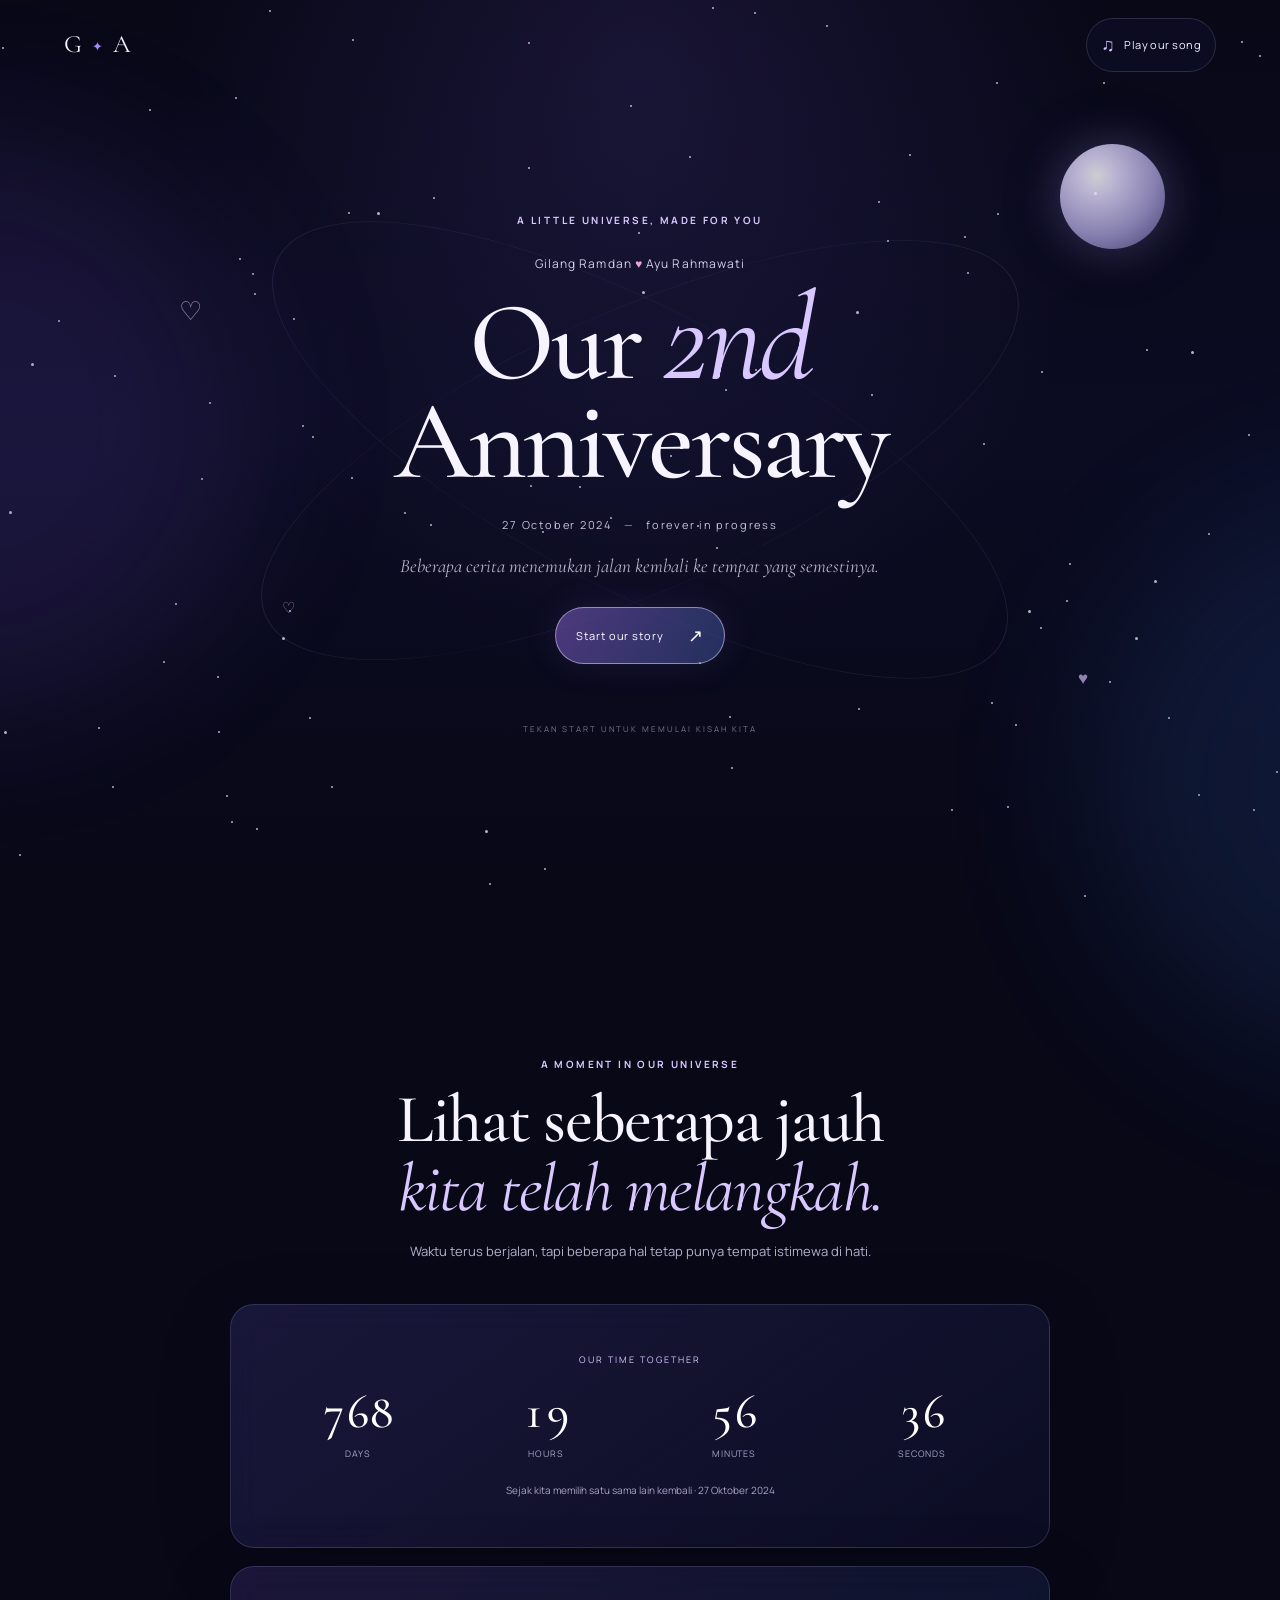
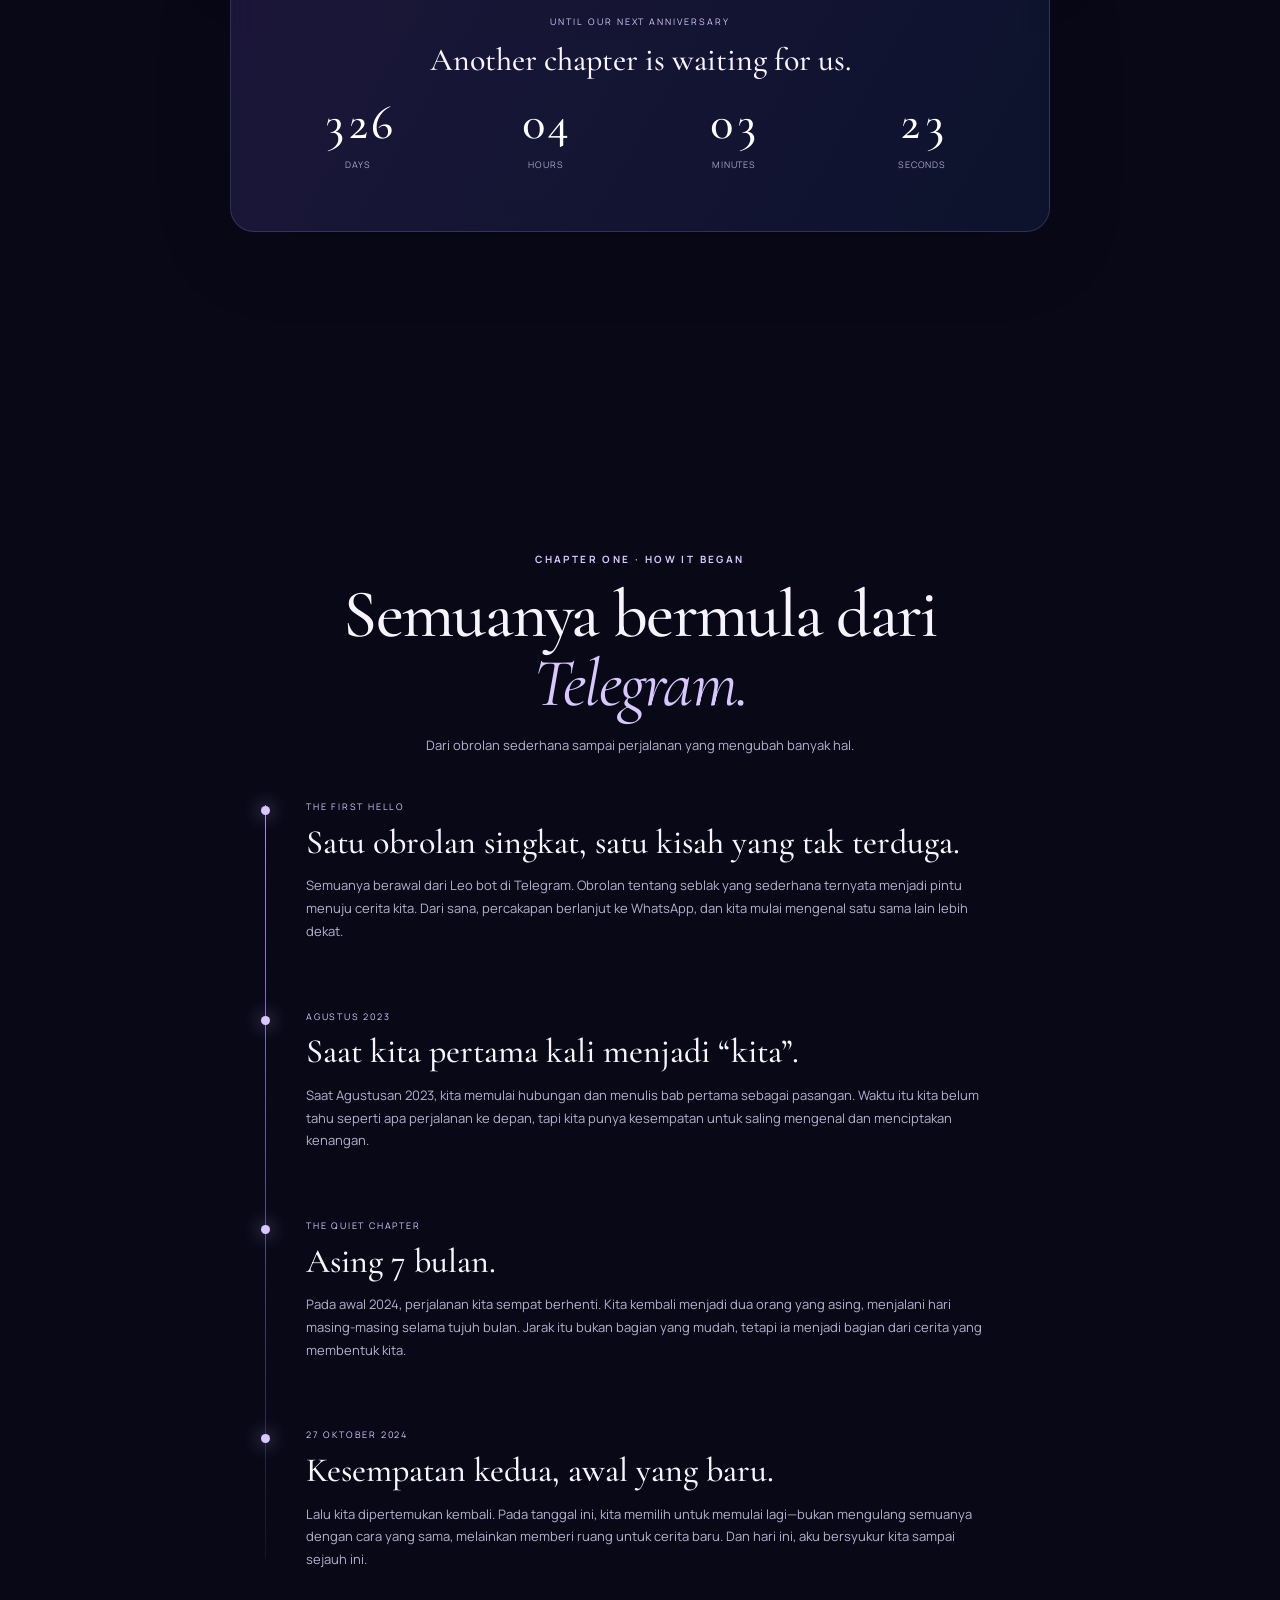
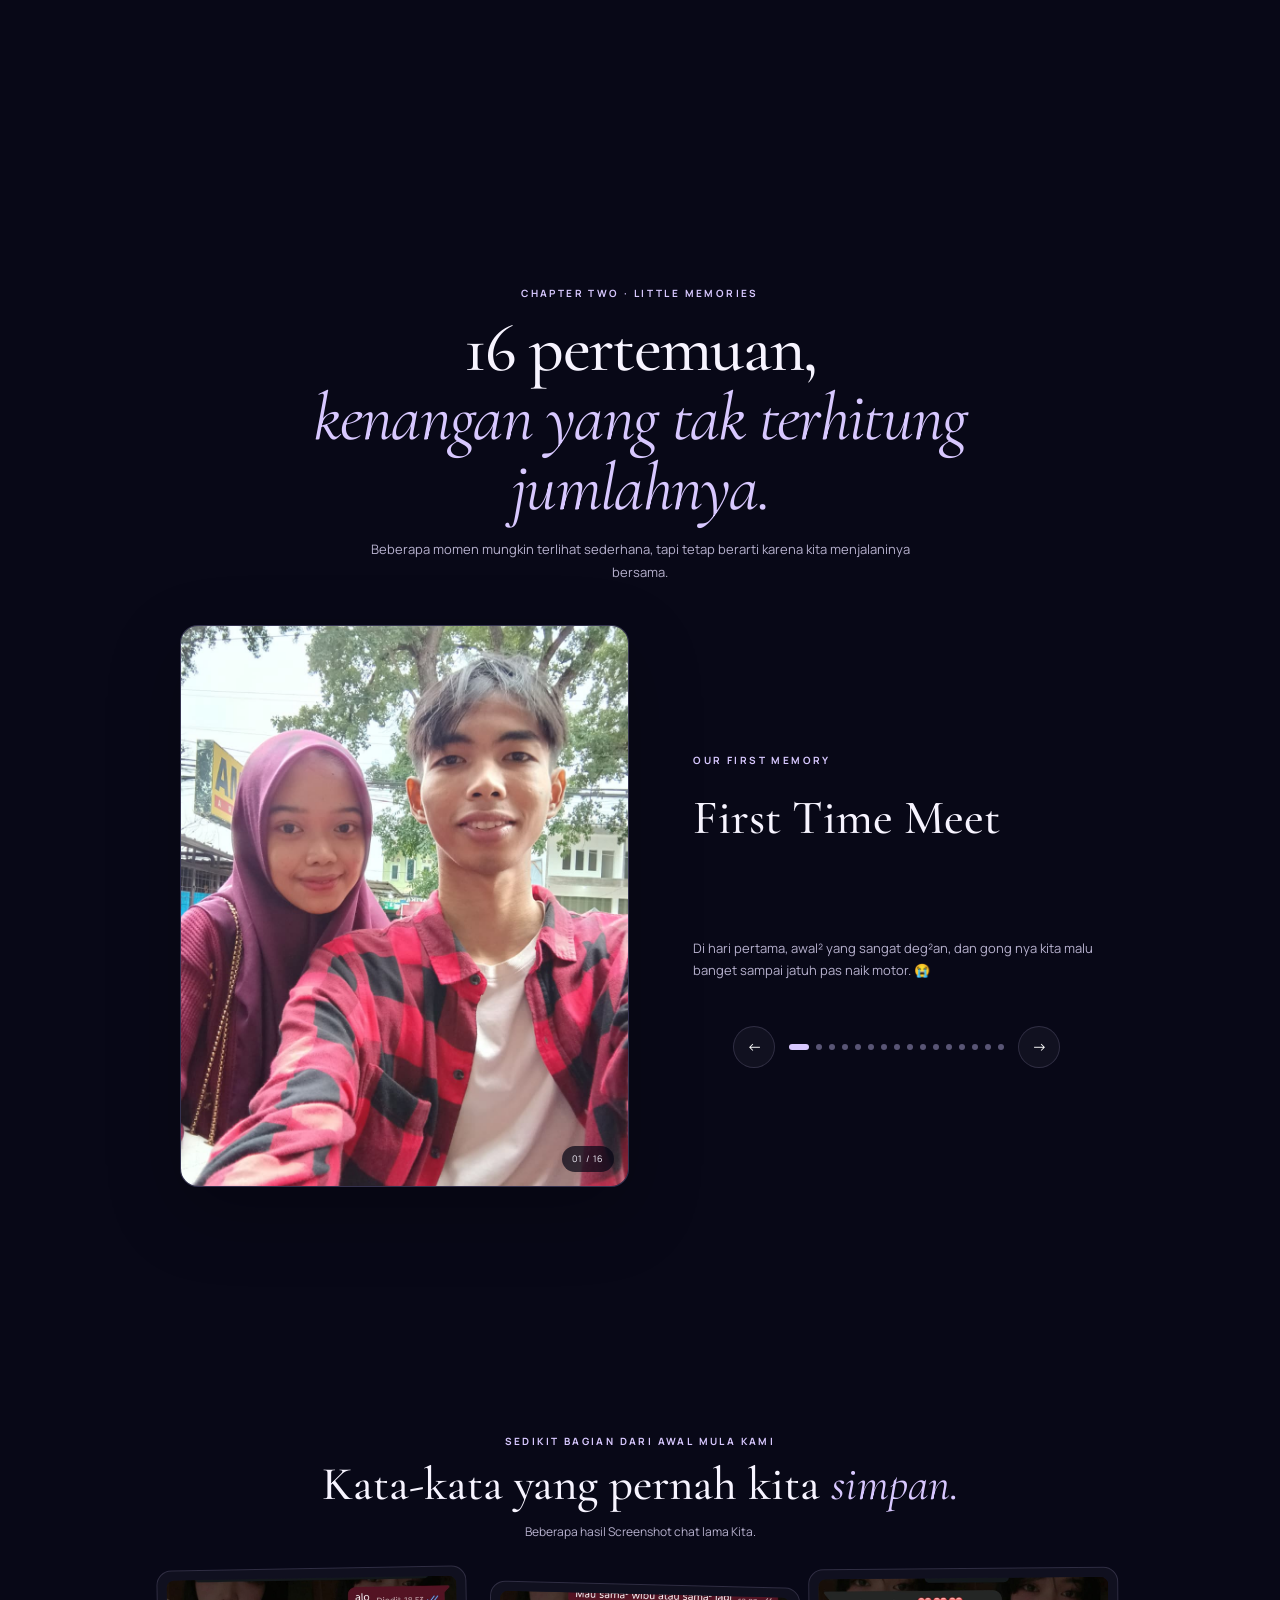
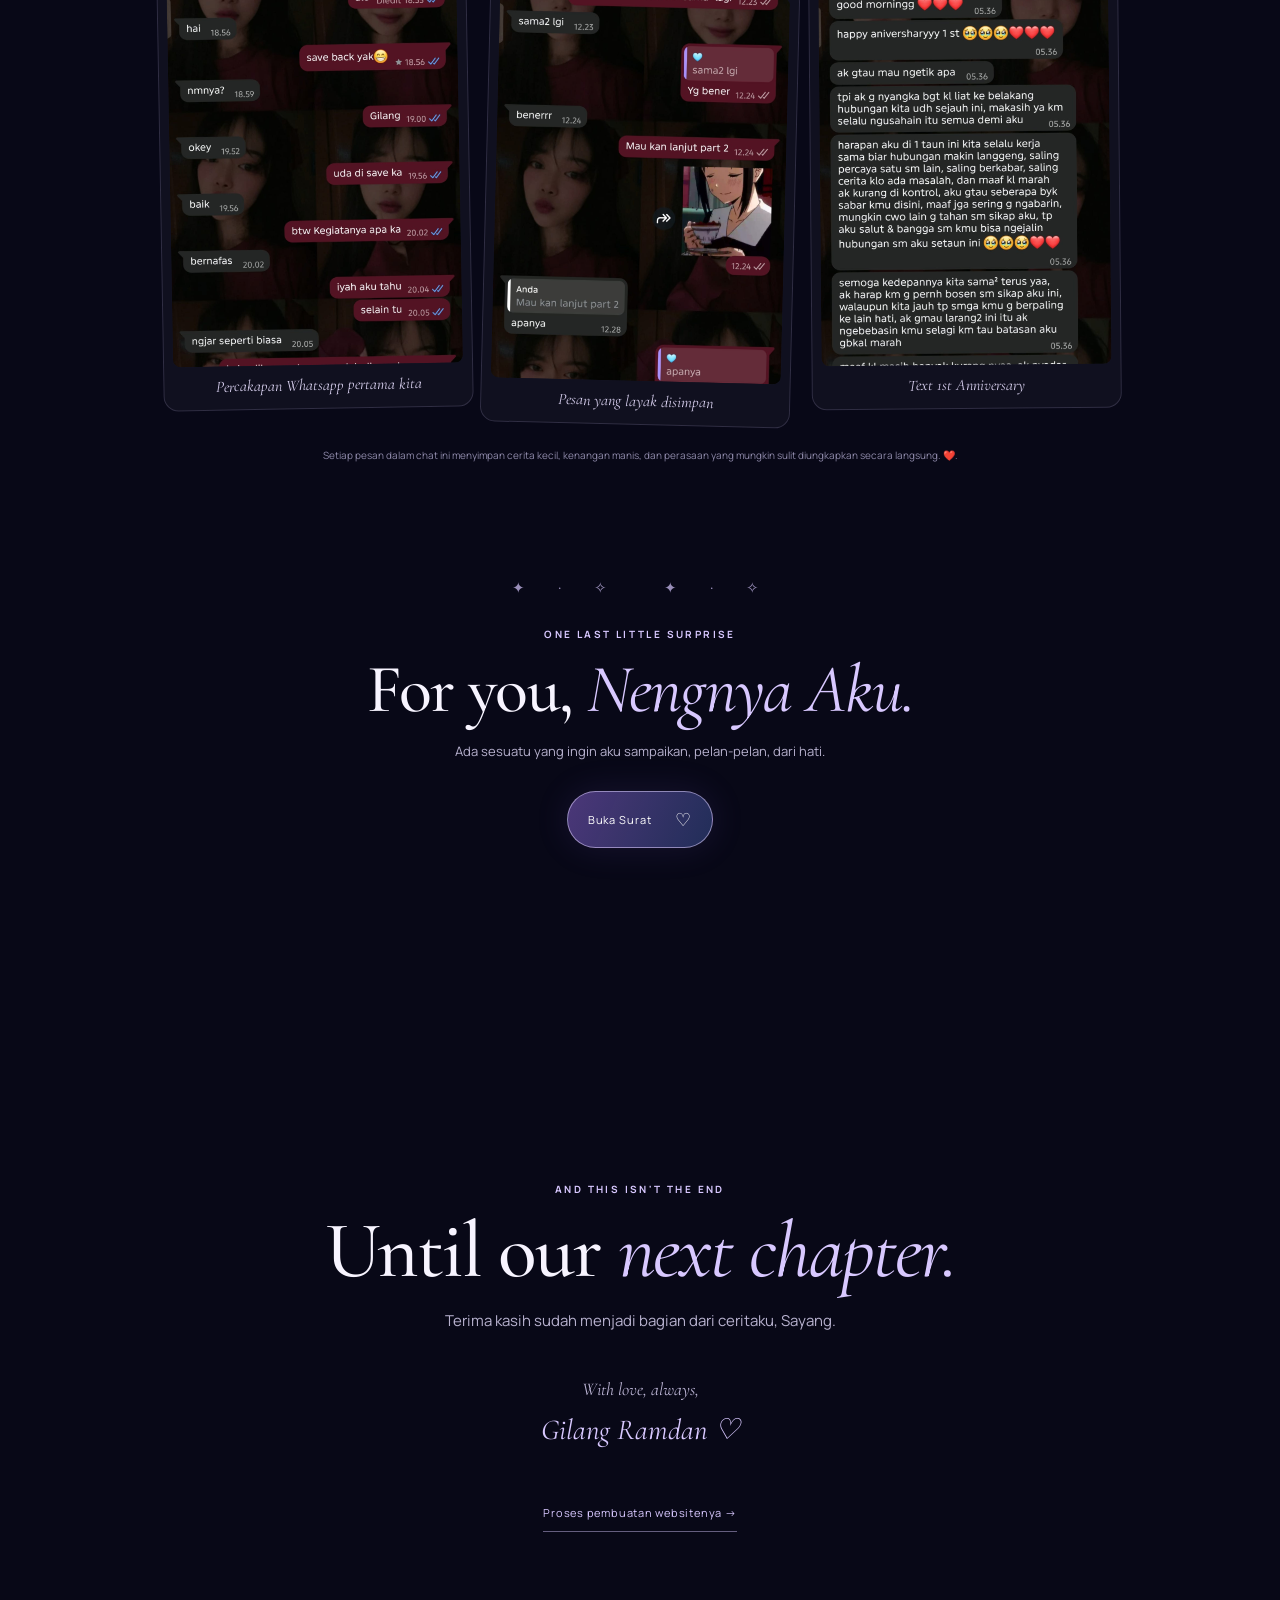
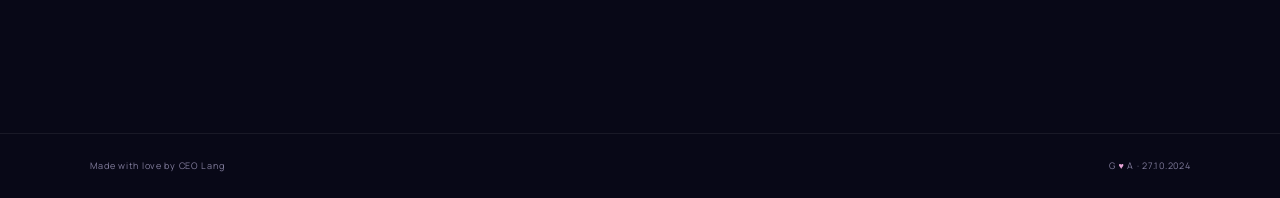
<file: index.html>
<!doctype html>
<html lang="id">
<head>
  <meta charset="utf-8">
  <meta name="viewport" content="width=device-width, initial-scale=1">
  <meta name="theme-color" content="#09091c">
  <meta name="description" content="A little universe made for Ayu — Our 2nd Anniversary, Gilang & Ayu.">
  <title>Our 2nd Anniversary — Gilang & Ayu</title>
  <link rel="preconnect" href="https://fonts.googleapis.com">
  <link rel="preconnect" href="https://fonts.gstatic.com" crossorigin>
  <link href="https://fonts.googleapis.com/css2?family=Cormorant+Garamond:wght@400;500;600;700&family=Manrope:wght@400;500;600;700&display=swap" rel="stylesheet">
  <link rel="stylesheet" href="css/style.css">
</head>
<body class="intro-locked">
  <div class="starfield" aria-hidden="true"></div>
  <div class="ambient-glow glow-one" aria-hidden="true"></div>
  <div class="ambient-glow glow-two" aria-hidden="true"></div>

  <audio id="backgroundMusic" preload="none" loop>
    <!-- Add an audio file you are allowed to use to assets/audio/teman-hidup.mp3.
         The song title is a plan; no copyrighted recording is bundled. -->
    <source src="assets/audio/teman-hidup.mp3" type="audio/mpeg">
  </audio>

  <header class="topbar">
    <a class="wordmark" href="#home" aria-label="Kembali ke awal">G <span>✦</span> A</a>
    <button class="music-control" id="musicToggle" type="button" aria-pressed="false">
      <span class="music-icon" aria-hidden="true">♫</span>
      <span id="musicLabel">Play our song</span>
    </button>
  </header>

  <main>
    <section class="hero section-screen" id="home">
      <div class="hero-orbit orbit-a" aria-hidden="true"></div>
      <div class="hero-orbit orbit-b" aria-hidden="true"></div>
      <div class="hero-content">
        <p class="eyebrow reveal">A LITTLE UNIVERSE, MADE FOR YOU</p>
        <p class="hero-kicker reveal">Gilang Ramdan <span class="tiny-heart">♥</span> Ayu Rahmawati</p>
        <h1 class="hero-title reveal">Our <em>2nd</em><br>Anniversary</h1>
        <p class="hero-date reveal">27 October 2024 <span>—</span> forever in progress</p>
        <p class="hero-copy reveal">Beberapa cerita menemukan jalan kembali ke tempat yang semestinya.</p>
        <button class="primary-button" id="startStory" type="button">
          <span>Start our story</span><span aria-hidden="true">↗</span>
        </button>
        <p class="scroll-hint">TEKAN START UNTUK MEMULAI KISAH KITA</p>
      </div>
      <div class="moon" aria-hidden="true"></div>
      <span class="floating-heart heart-one" aria-hidden="true">♡</span>
      <span class="floating-heart heart-two" aria-hidden="true">♥</span>
      <span class="floating-heart heart-three" aria-hidden="true">♡</span>
    </section>

    <section class="section time-section reveal-section" id="our-time">
      <div class="section-heading">
        <p class="eyebrow">A MOMENT IN OUR UNIVERSE</p>
        <h2>Lihat seberapa jauh<br>
        <em>kita telah melangkah.</em></h2>
        <p class="section-intro">Waktu terus berjalan, tapi beberapa hal tetap punya tempat istimewa di hati.</p>
      </div>
      <div class="timer-panel glass-panel">
        <p class="panel-label">OUR TIME TOGETHER</p>
        <div class="timer-grid" id="elapsedTimer" aria-label="Waktu hubungan">
          <div class="time-unit"><strong data-unit="days">—</strong><span>days</span></div>
          <div class="time-unit"><strong data-unit="hours">—</strong><span>hours</span></div>
          <div class="time-unit"><strong data-unit="minutes">—</strong><span>minutes</span></div>
          <div class="time-unit"><strong data-unit="seconds">—</strong><span>seconds</span></div>
        </div>
        <p class="timer-note">Sejak kita memilih satu sama lain kembali · 27 Oktober 2024</p>
      </div>
      <div class="countdown-panel glass-panel" id="anniversaryPanel">
        <p class="panel-label" id="countdownEyebrow">UNTIL OUR NEXT ANNIVERSARY</p>
        <h3 id="countdownTitle">A little more time until our day.</h3>
        <div class="countdown-grid" id="countdownTimer">
          <div class="time-unit"><strong data-count="days">—</strong><span>days</span></div>
          <div class="time-unit"><strong data-count="hours">—</strong><span>hours</span></div>
          <div class="time-unit"><strong data-count="minutes">—</strong><span>minutes</span></div>
          <div class="time-unit"><strong data-count="seconds">—</strong><span>seconds</span></div>
        </div>
      </div>
    </section>

    <section class="section story-section reveal-section" id="our-story">
      <div class="section-heading">
        <p class="eyebrow">CHAPTER ONE · HOW IT BEGAN</p>
        <h2>Semuanya bermula dari <em>Telegram.</em></h2>
        <p class="section-intro">Dari obrolan sederhana sampai perjalanan yang mengubah banyak hal.</p>
      </div>
      <div class="timeline">
        <article class="timeline-item">
          <span class="timeline-dot"></span>
          <p class="timeline-date">THE FIRST HELLO</p>
          <h3>Satu obrolan singkat, satu kisah yang tak terduga.</h3>
          <p>Semuanya berawal dari Leo bot di Telegram. Obrolan tentang seblak yang sederhana ternyata menjadi pintu menuju cerita kita. Dari sana, percakapan berlanjut ke WhatsApp, dan kita mulai mengenal satu sama lain lebih dekat.</p>
        </article>
        <article class="timeline-item">
          <span class="timeline-dot"></span>
          <p class="timeline-date">AGUSTUS 2023</p>
          <h3>Saat kita pertama kali menjadi “kita”.</h3>
          <p>Saat Agustusan 2023, kita memulai hubungan dan menulis bab pertama sebagai pasangan. Waktu itu kita belum tahu seperti apa perjalanan ke depan, tapi kita punya kesempatan untuk saling mengenal dan menciptakan kenangan.</p>
        </article>
        <article class="timeline-item">
          <span class="timeline-dot"></span>
          <p class="timeline-date">THE QUIET CHAPTER</p>
          <h3>Asing 7 bulan.</h3>
          <p>Pada awal 2024, perjalanan kita sempat berhenti. Kita kembali menjadi dua orang yang asing, menjalani hari masing-masing selama tujuh bulan. Jarak itu bukan bagian yang mudah, tetapi ia menjadi bagian dari cerita yang membentuk kita.</p>
        </article>
        <article class="timeline-item">
          <span class="timeline-dot"></span>
          <p class="timeline-date">27 OKTOBER 2024</p>
          <h3>Kesempatan kedua, awal yang baru.</h3>
          <p>Lalu kita dipertemukan kembali. Pada tanggal ini, kita memilih untuk memulai lagi—bukan mengulang semuanya dengan cara yang sama, melainkan memberi ruang untuk cerita baru. Dan hari ini, aku bersyukur kita sampai sejauh ini.</p>
        </article>
      </div>
    </section>


<section class="section memories-section reveal-section" id="memories">
  <div class="section-heading">
    <p class="eyebrow">CHAPTER TWO · LITTLE MEMORIES</p>
    <h2>
      16 pertemuan,<br>
      <em>kenangan yang tak terhitung jumlahnya.</em>
    </h2>
    <p class="section-intro">
      Beberapa momen mungkin terlihat sederhana, tapi tetap berarti
      karena kita menjalaninya bersama.
    </p>
  </div>

  <div class="memory-feature">
    <div class="memory-image-wrap">
      <img
        id="slideshowImage"
        src="assets/images/memory-01.jpeg"
        alt="Foto kenangan pertama kita"
        loading="lazy"
      >
      <span class="image-counter" id="imageCounter">01 / 16</span>
    </div>

    <div class="memory-caption">
      <p class="eyebrow" id="memoryEyebrow">A MEMORY TO KEEP</p>
      <h3 id="memoryTitle">First Time Meet</h3>
      <p id="memoryDescription">
        Di hari pertama kita malu banget sampai jatuh pas naik motor. 😭
      </p>

      <div class="gallery-controls">
        <button
          class="round-button"
          id="previousMemory"
          type="button"
          aria-label="Foto sebelumnya"
        >←</button>

        <div
          class="gallery-dots"
          id="galleryDots"
          aria-label="Pilih foto"
        ></div>

        <button
          class="round-button"
          id="nextMemory"
          type="button"
          aria-label="Foto berikutnya"
        >→</button>
      </div>
    </div>
  </div>
</section>


      <div class="chat-section">
        <div class="chat-heading">
          <p class="eyebrow">SEDIKIT BAGIAN DARI AWAL MULA KAMI</p>
          <h3>Kata-kata yang pernah kita <em>simpan.</em></h3>
          <p>Beberapa hasil Screenshot chat lama Kita.</p>
        </div>
        <div class="chat-grid">
          <figure class="chat-card">
            <img src="assets/images/chat-01.jpeg" alt="Placeholder screenshot chat pertama" loading="lazy">
            <figcaption>Percakapan Whatsapp pertama kita</figcaption>
          </figure>
          <figure class="chat-card">
            <img src="assets/images/chat-02.jpeg" alt="Placeholder screenshot chat kedua" loading="lazy">
            <figcaption>Pesan yang layak disimpan</figcaption>
          </figure>
          <figure class="chat-card">
            <img src="assets/images/chat-03.jpeg" alt="Placeholder screenshot chat ketiga" loading="lazy">
            <figcaption>Text 1st Anniversary</figcaption>
          </figure>
        </div>
        <p class="privacy-note">Setiap pesan dalam chat ini menyimpan cerita kecil, kenangan manis, dan perasaan yang mungkin sulit diungkapkan secara langsung. ❤️.</p>
      </div>
    </section>

    <section class="section letter-section reveal-section" id="letter">
      <div class="letter-stars" aria-hidden="true">✦　·　✧　　✦　·　✧</div>
      <p class="eyebrow">ONE LAST LITTLE SURPRISE</p>
      <h2>For you, <em>Nengnya Aku.</em></h2>
      <p class="section-intro">Ada sesuatu yang ingin aku sampaikan, pelan-pelan, dari hati.</p>
      <button class="primary-button letter-button" id="openLetter" type="button">
        <span>Buka Surat</span><span aria-hidden="true">♡</span>
      </button>

      <article class="love-letter glass-panel" id="loveLetter" hidden>
        <p class="letter-date">27 October 2026 · Our universe</p>
        <h3>Untuk Ayu Rahmawati,<br>
            Nengnya Aku. ❤️</h3>
        <div class="letter-body" id="letterBody" aria-live="polite"></div>
        <button class="text-button" id="replayLetter" type="button">Read it again ↻</button>
      </article>
    </section>

    <section class="finale section-screen reveal-section" id="finale">
      <div class="finale-content">
        <p class="eyebrow">AND THIS ISN'T THE END</p>
        <h2>Until our <em>next chapter.</em></h2>
        <p>Terima kasih sudah menjadi bagian dari ceritaku, Sayang.</p>
        <p class="final-signature">With love, always,<br><span>Gilang Ramdan ♡</span></p>
        <a href="process.html" class="text-button" id="backToLetter">
          Proses pembuatan websitenya →
        </a>
      </div>
    </section>
  </main>

  <footer class="footer">
    <span>Made with love by CEO Lang</span>
    <span>G <span class="tiny-heart">♥</span> A · 27.10.2024</span>
  </footer>

  <div class="toast" id="toast" role="status" aria-live="polite"></div>
  <script src="js/timer.js"></script>
  <script src="js/gallery.js"></script>
  <script src="js/main.js"></script>
</body>
</html>
</file>
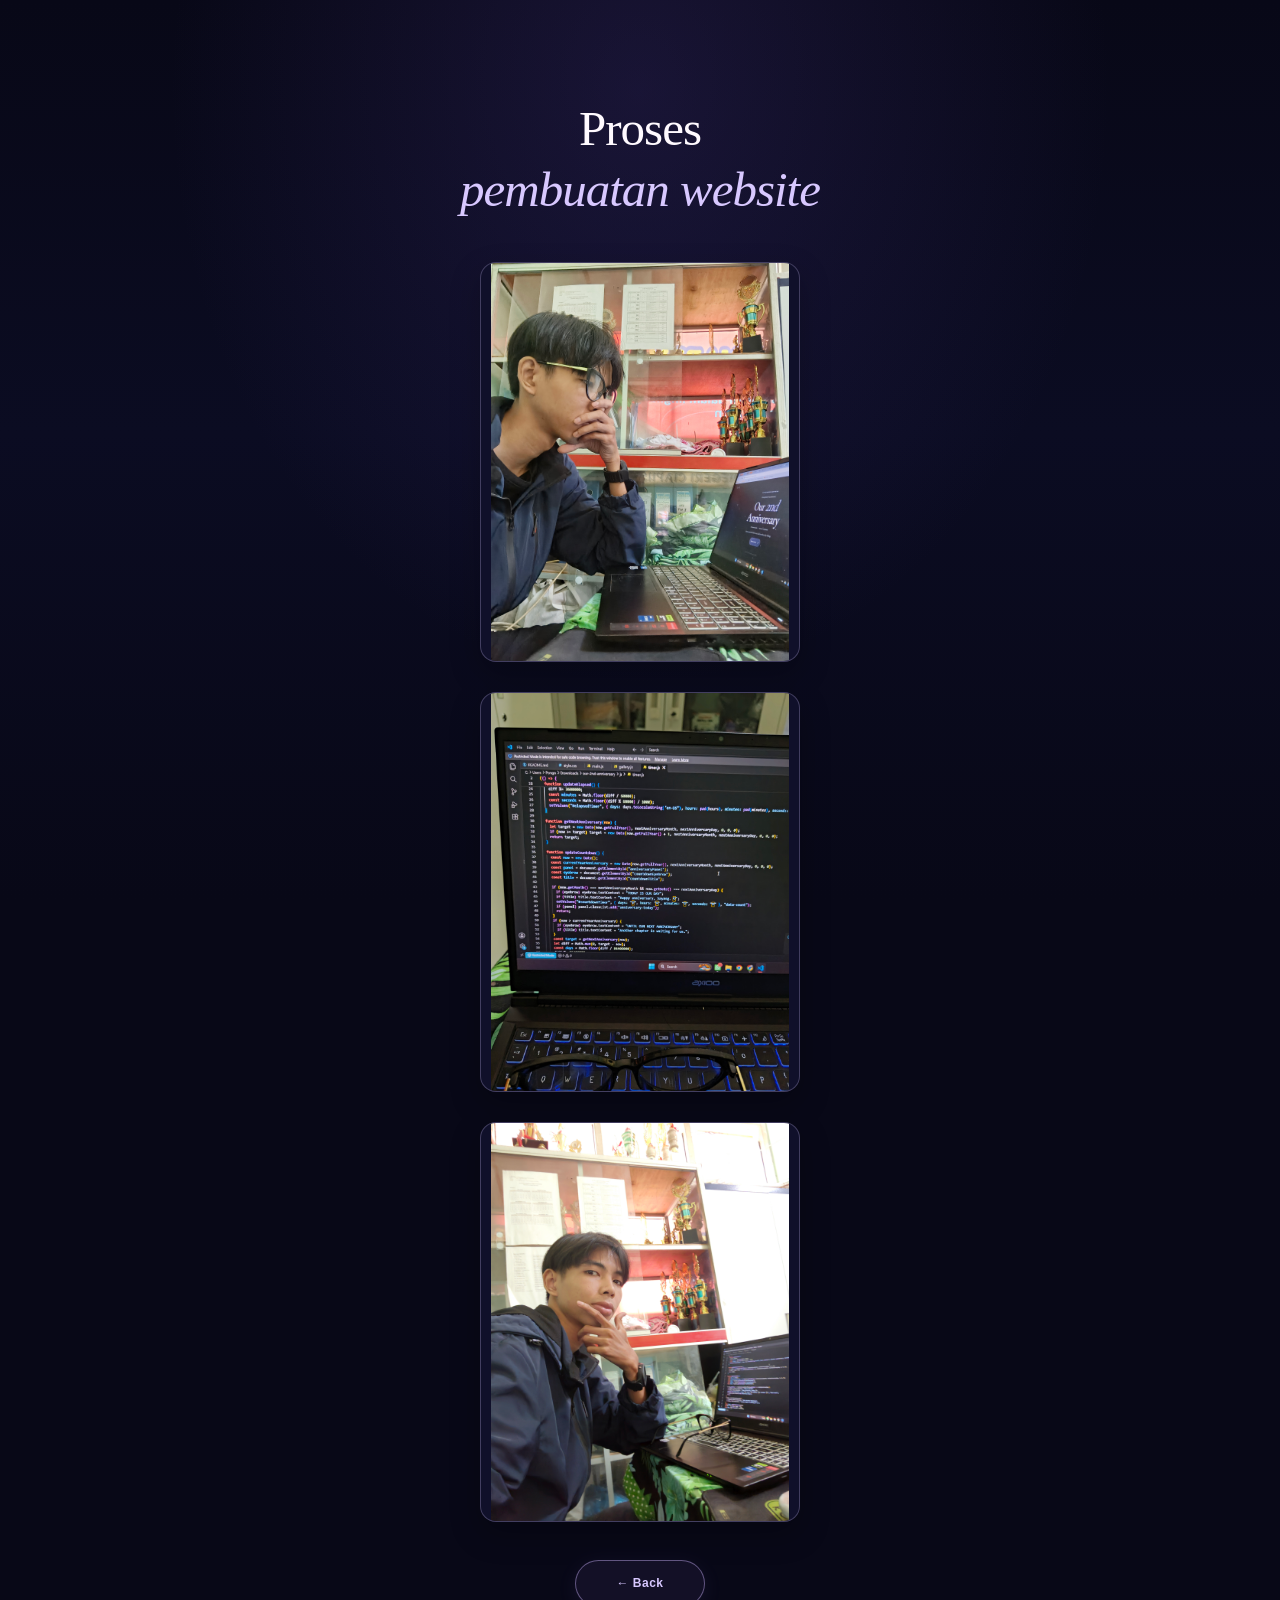
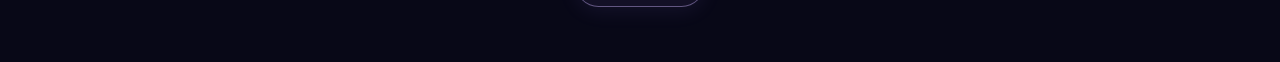
<file: process.html>
<!DOCTYPE html>
<html lang="id">
<head>
    <meta charset="UTF-8">
    <meta name="viewport" content="width=device-width, initial-scale=1.0">

    <title>Proses Pembuatan Website</title>
    <meta name="theme-color" content="#0b0a1a">
    <meta name="description" content="Di balik website yang dibuat dengan sepenuh hati.">

    <link rel="stylesheet" href="css/style.css">
</head>
<body>

    <main class="process-page">
        <div class="process-content">

            <header class="process-heading">
                <h1>Proses<br>
                <em>pembuatan website</em></h1>
            </header>

            <section class="process-gallery" aria-label="Galeri proses pembuatan website">

                <div class="process-photo">
                    <img
                        src="assets/images/process-1.jpeg"
                        alt="Proses pembuatan website pertama"
                    >
                </div>

                <div class="process-photo">
                    <img
                        src="assets/images/process-2.jpeg"
                        alt="Proses pembuatan website kedua"
                    >
                </div>

                <div class="process-photo">
                    <img
                        src="assets/images/process-3.jpeg"
                        alt="Proses pembuatan website ketiga"
                    >
                </div>

            </section>

            <div class="process-back">
                <a href="index.html" class="process-back-button">
                    &larr; Back
                </a>
            </div>

        </div>
    </main>

</body>
</html>
</file>
<file: css/style.css>
/* OUR 2ND ANNIVERSARY — cinematic midnight palette */
:root {
  color-scheme: dark;
  --night: #080817;
  --night-soft: #10102a;
  --violet: #a78bfa;
  --lavender: #d8c8ff;
  --blue: #8aa8ff;
  --white: #f7f4ff;
  --muted: #b7b1ce;
  --line: rgba(210, 198, 255, .16);
  --glass: rgba(23, 22, 53, .58);
  --serif: "Cormorant Garamond", Georgia, serif;
  --sans: "Manrope", Arial, sans-serif;
}

* { box-sizing: border-box; }

html {
  scroll-behavior: smooth;
  scroll-padding-top: 80px;
}

html.intro-locked { overflow: hidden; }

body {
  margin: 0;
  background: var(--night);
  color: var(--white);
  font-family: var(--sans);
  font-size: 15px;
  line-height: 1.75;
  overflow-x: hidden;
}

body.intro-locked {
  height: 100svh;
  overflow: hidden;
}

body::before {
  content: "";
  position: fixed;
  inset: 0;
  pointer-events: none;
  z-index: -2;
  background:
    radial-gradient(ellipse at 50% 10%, rgba(73, 55, 137, .25), transparent 52%),
    linear-gradient(180deg, #080817 0%, #0b0c22 48%, #080817 100%);
}

button, a { -webkit-tap-highlight-color: transparent; }

button { font: inherit; }

button:focus-visible,
a:focus-visible {
  outline: 2px solid var(--lavender);
  outline-offset: 4px;
}

a {
  color: inherit;
  text-decoration: none;
}

img {
  display: block;
  max-width: 100%;
}

.starfield {
  position: fixed;
  inset: 0;
  pointer-events: none;
  z-index: -1;
  opacity: .7;
}

.star {
  position: absolute;
  width: 2px;
  height: 2px;
  background: #fff;
  border-radius: 50%;
  animation: twinkle var(--duration, 4s) ease-in-out infinite;
}

.ambient-glow {
  position: fixed;
  width: 45vw;
  height: 45vw;
  border-radius: 50%;
  filter: blur(80px);
  opacity: .12;
  z-index: -1;
  pointer-events: none;
}

.glow-one {
  background: #8b5cf6;
  top: 15%;
  left: -25vw;
}

.glow-two {
  background: #3b82f6;
  right: -30vw;
  top: 55%;
}

.topbar {
  position: absolute;
  z-index: 10;
  top: 0;
  left: 0;
  width: 100%;
  display: flex;
  align-items: center;
  justify-content: space-between;
  padding: 18px clamp(20px, 5vw, 72px);
}

.wordmark {
  font-family: var(--serif);
  font-size: 25px;
  letter-spacing: .08em;
}

.wordmark span {
  color: var(--violet);
  font-size: 13px;
  vertical-align: middle;
}

.music-control {
  display: inline-flex;
  align-items: center;
  gap: 9px;
  padding: 10px 14px;
  border: 1px solid var(--line);
  border-radius: 99px;
  color: var(--white);
  background: rgba(15, 15, 39, .65);
  backdrop-filter: blur(12px);
  font-size: 11px;
  letter-spacing: .04em;
  cursor: pointer;
}

.music-icon { color: var(--lavender); font-size: 18px; }

.music-control.is-playing .music-icon {
  animation: musicPulse 1.1s ease-in-out infinite;
}

.section-screen {
  min-height: 100svh;
  display: grid;
  place-items: center;
  position: relative;
  overflow: hidden;
}

.hero {
  padding: 100px 24px 55px;
  isolation: isolate;
}

.hero-content {
  position: relative;
  z-index: 2;
  text-align: center;
  max-width: 760px;
}

.eyebrow {
  font-size: 10px;
  letter-spacing: .24em;
  color: var(--lavender);
  font-weight: 700;
  line-height: 1.8;
}

.hero-kicker {
  margin: 24px 0 0;
  font-size: 12px;
  color: #d4cdea;
  letter-spacing: .09em;
}

.tiny-heart { color: #e8a5d8; }

.hero-title {
  margin: 9px 0 6px;
  font: 500 clamp(58px, 12vw, 112px)/.88 var(--serif);
  letter-spacing: -.035em;
}

.hero-title em,
h2 em,
.chat-heading h3 em {
  color: var(--lavender);
  font-weight: 400;
}

.hero-title em { font-size: 1.12em; }

.hero-date {
  margin: 23px 0 0;
  color: #c7c0df;
  font-size: 11px;
  letter-spacing: .16em;
}

.hero-date span {
  padding: 0 8px;
  color: var(--violet);
}

.hero-copy {
  margin: 18px 0 26px;
  color: var(--muted);
  font: italic 19px/1.5 var(--serif);
}

.primary-button {
  display: inline-flex;
  align-items: center;
  justify-content: center;
  gap: 24px;
  min-height: 49px;
  padding: 12px 20px;
  border: 1px solid rgba(222, 208, 255, .55);
  border-radius: 99px;
  color: #fff;
  background: linear-gradient(115deg, rgba(132, 95, 202, .55), rgba(73, 104, 188, .4));
  box-shadow: 0 0 35px rgba(129, 102, 219, .13);
  cursor: pointer;
  font-size: 11px;
  letter-spacing: .08em;
  transition: transform .25s, box-shadow .25s, background .25s;
}

.primary-button:hover {
  transform: translateY(-2px);
  box-shadow: 0 0 42px rgba(157, 131, 246, .28);
}

.primary-button span:last-child { font-size: 18px; }

.scroll-hint {
  margin-top: 58px;
  font-size: 8px;
  letter-spacing: .25em;
  color: #777493;
}

.moon {
  position: absolute;
  right: 9%;
  top: 16%;
  width: clamp(50px, 9vw, 105px);
  aspect-ratio: 1;
  border-radius: 50%;
  background: radial-gradient(circle at 35% 30%, #fff 0%, #e5ddff 20%, #a9a0d7 58%, #514d89 100%);
  box-shadow: 0 0 45px rgba(190, 177, 255, .3), 0 0 100px rgba(113, 91, 199, .12);
  opacity: .8;
}

.hero-orbit {
  position: absolute;
  border: 1px solid rgba(184, 169, 255, .12);
  border-radius: 50%;
  width: 75vw;
  height: 75vw;
  max-width: 820px;
  max-height: 820px;
}

.orbit-a { transform: rotate(-24deg) scaleY(.34); }

.orbit-b {
  transform: rotate(28deg) scaleY(.34);
  width: 95vw;
  height: 95vw;
}

.floating-heart {
  position: absolute;
  color: rgba(219, 193, 255, .65);
  font-size: 26px;
  animation: float 7s ease-in-out infinite;
}

.heart-one { top: 32%; left: 14%; }

.heart-two {
  bottom: 23%;
  right: 15%;
  font-size: 17px;
  animation-delay: -3s;
}

.heart-three {
  bottom: 31%;
  left: 22%;
  font-size: 15px;
  animation-delay: -1.5s;
}

.section {
  position: relative;
  padding: clamp(78px, 12vw, 145px) clamp(22px, 7vw, 100px);
  max-width: 1180px;
  margin: 0 auto;
}

.section-heading {
  text-align: center;
  max-width: 720px;
  margin: 0 auto 42px;
}

h2 {
  font: 500 clamp(39px, 7vw, 68px)/1.02 var(--serif);
  letter-spacing: -.025em;
  margin: 12px 0 16px;
}

.section-intro {
  color: var(--muted);
  max-width: 560px;
  margin: 0 auto;
  font-size: 13px;
}

.glass-panel {
  border: 1px solid var(--line);
  border-radius: 24px;
  background: linear-gradient(145deg, rgba(31, 28, 69, .76), rgba(14, 16, 43, .65));
  backdrop-filter: blur(16px);
  box-shadow: 0 20px 80px rgba(0, 0, 0, .14);
}

.timer-panel,
.countdown-panel {
  padding: clamp(22px, 5vw, 38px);
  text-align: center;
  margin: 18px auto;
  max-width: 820px;
}

.panel-label {
  font-size: 9px;
  letter-spacing: .22em;
  color: var(--lavender);
}

.timer-grid,
.countdown-grid {
  display: grid;
  grid-template-columns: repeat(4, minmax(0, 1fr));
  gap: 10px;
  margin: 20px 0;
}

.time-unit {
  display: flex;
  flex-direction: column;
  align-items: center;
}

.time-unit strong {
  font: 500 clamp(29px, 6vw, 48px)/1 var(--serif);
  color: #fff;
  font-variant-numeric: tabular-nums;
}

.time-unit span {
  margin-top: 10px;
  color: #aaa5c7;
  font-size: 9px;
  letter-spacing: .1em;
  text-transform: uppercase;
}

.timer-note { color: #aaa5c7; font-size: 10px; }

.countdown-panel {
  background: linear-gradient(120deg, rgba(56, 43, 105, .42), rgba(20, 37, 79, .4));
}

.countdown-panel h3 {
  font: 500 clamp(23px, 4vw, 32px)/1.15 var(--serif);
  margin: 12px 0;
}

.timeline {
  max-width: 760px;
  margin: 0 auto;
  position: relative;
  padding-left: 28px;
}

.timeline::before {
  content: "";
  position: absolute;
  left: 5px;
  top: 6px;
  bottom: 12px;
  width: 1px;
  background: linear-gradient(var(--violet), rgba(138, 168, 255, .08));
}

.timeline-item {
  position: relative;
  padding: 0 0 44px 18px;
}

.timeline-item:last-child { padding-bottom: 0; }

.timeline-dot {
  position: absolute;
  left: -27px;
  top: 7px;
  width: 9px;
  height: 9px;
  border-radius: 50%;
  background: var(--lavender);
  box-shadow: 0 0 18px rgba(216, 200, 255, .8);
}

.timeline-date {
  font-size: 9px;
  color: var(--lavender);
  letter-spacing: .2em;
}

.timeline-item h3 {
  margin: 5px 0 9px;
  font: 500 clamp(25px, 4vw, 34px)/1.1 var(--serif);
}

.timeline-item p:last-child {
  color: var(--muted);
  font-size: 13px;
  max-width: 680px;
}

.memory-feature {
  display: grid;
  grid-template-columns: 1.05fr .95fr;
  gap: clamp(24px, 5vw, 64px);
  align-items: center;
  max-width: 920px;
  margin: 0 auto 90px;
}

.memory-image-wrap {
  position: relative;
  overflow: hidden;
  border-radius: 18px;
  border: 1px solid var(--line);
  background: #15152d;
  aspect-ratio: 4/5;
  box-shadow: 0 25px 75px rgba(0,0,0,.24);
}

.memory-image-wrap img {
  width: 100%;
  height: 100%;
  object-fit: cover;
  transition: opacity .35s, transform 1.2s;
}

.memory-image-wrap img.changing {
  opacity: .15;
  transform: scale(1.04);
}

.image-counter {
  position: absolute;
  bottom: 14px;
  right: 14px;
  padding: 5px 10px;
  border-radius: 99px;
  background: rgba(5, 5, 20, .7);
  font-size: 9px;
  letter-spacing: .1em;
}

.memory-caption h3 {
  font: 500 clamp(32px, 5vw, 48px)/1.02 var(--serif);
  margin: 8px 0 13px;
}

.memory-caption > p:not(.eyebrow) {
  color: var(--muted);
  font-size: 13px;
}

.gallery-controls {
  display: flex;
  align-items: center;
  gap: 15px;
  margin-top: 28px;
}

.round-button {
  display: grid;
  place-items: center;
  width: 42px;
  height: 42px;
  border-radius: 50%;
  color: white;
  background: rgba(255,255,255,.04);
  border: 1px solid var(--line);
  cursor: pointer;
  transition: background .2s;
}

.round-button:hover { background: rgba(180, 156, 255, .15); }

.gallery-dots {
  display: flex;
  gap: 7px;
  align-items: center;
}

.gallery-dot {
  width: 6px;
  height: 6px;
  border: 0;
  padding: 0;
  border-radius: 99px;
  background: #595575;
  cursor: pointer;
}

.gallery-dot[aria-current="true"] {
  width: 20px;
  background: var(--lavender);
}

.chat-section {
  max-width: 960px;
  margin: 0 auto;
}

.chat-heading {
  text-align: center;
  margin-bottom: 26px;
}

.chat-heading h3 {
  font: 500 clamp(31px, 5vw, 47px)/1.05 var(--serif);
  margin: 8px 0;
}

.chat-heading > p:not(.eyebrow) {
  color: var(--muted);
  font-size: 12px;
}

.chat-grid {
  display: grid;
  grid-template-columns: repeat(3, minmax(0, 1fr));
  gap: 15px;
  align-items: start;
}

.chat-card {
  margin: 0;
  padding: 9px;
  border: 1px solid var(--line);
  border-radius: 15px;
  background: rgba(255,255,255,.035);
  transform: rotate(-1deg);
}

.chat-card:nth-child(2) { transform: translateY(16px) rotate(1.4deg); }
.chat-card:nth-child(3) { transform: rotate(-.5deg); }

.chat-card img {
  width: 100%;
  aspect-ratio: 3/4;
  object-fit: cover;
  border-radius: 8px;
}

.chat-card figcaption {
  padding: 10px 2px 4px;
  text-align: center;
  font: italic 16px var(--serif);
  color: #d5cdec;
}

.privacy-note {
  text-align: center;
  margin-top: 38px;
  color: #8e89a9;
  font-size: 10px;
}

.letter-section {
  text-align: center;
  padding-top: 100px;
  padding-bottom: 120px;
}

.letter-stars {
  color: var(--lavender);
  letter-spacing: .6em;
  opacity: .7;
  margin-bottom: 24px;
}

.letter-button { margin-top: 28px; }

.love-letter {
  max-width: 740px;
  margin: 44px auto 0;
  padding: clamp(25px, 6vw, 54px);
  text-align: left;
  animation: letterIn .8s ease both;
}

.love-letter[hidden] { display: none; }

.letter-date {
  color: #a9a1c9;
  font-size: 10px;
  letter-spacing: .1em;
}

.love-letter h3 {
  font: 500 clamp(29px, 5vw, 42px)/1.1 var(--serif);
  margin: 16px 0 22px;
}

.letter-body {
  min-height: 150px;
  color: #ded9ef;
  font: 400 17px/1.9 var(--serif);
  white-space: pre-line;
}

.letter-body p { margin: 0 0 17px; }

/* TOMBOL / LINK PROSES PEMBUATAN WEBSITE */
.text-button {
  display: inline-block;
  border: 0;
  border-bottom: 1px solid rgba(216, 200, 255, .45);
  padding: 8px 0;
  margin-top: 24px;
  color: var(--lavender);
  background: transparent;
  cursor: pointer;
  font-family: inherit;
  font-size: 11px;
  line-height: 1.7;
  letter-spacing: .07em;
  text-decoration: none;
  transition: color .25s ease, border-color .25s ease;
}

.text-button:hover {
  color: #fff;
  border-bottom-color: var(--lavender);
}

.text-button:focus-visible {
  outline: 2px solid var(--lavender);
  outline-offset: 5px;
}

.finale {
  text-align: center;
  padding: 100px 24px;
  min-height: 85svh;
}

.finale-content { max-width: 680px; }

.finale h2 { font-size: clamp(46px, 9vw, 80px); }

.finale-content > p:not(.eyebrow):not(.final-signature) {
  color: var(--muted);
}

.final-signature {
  margin-top: 40px;
  color: #bcb5d5;
  font: italic 18px/1.7 var(--serif);
}

.final-signature span {
  color: var(--lavender);
  font-size: 29px;
}

.footer {
  display: flex;
  justify-content: space-between;
  gap: 15px;
  padding: 24px clamp(22px, 7vw, 100px);
  border-top: 1px solid rgba(255,255,255,.07);
  color: #827d9d;
  font-size: 9px;
  letter-spacing: .08em;
}

.toast {
  position: fixed;
  z-index: 30;
  bottom: 18px;
  left: 50%;
  transform: translate(-50%, 20px);
  max-width: calc(100% - 32px);
  padding: 10px 15px;
  border: 1px solid var(--line);
  border-radius: 99px;
  background: #171632;
  color: #eee9ff;
  font-size: 11px;
  opacity: 0;
  pointer-events: none;
  transition: opacity .25s, transform .25s;
}

.toast.show {
  opacity: 1;
  transform: translate(-50%, 0);
}

.reveal,
.reveal-section {
  opacity: 0;
  transform: translateY(20px);
  transition: opacity .9s ease, transform .9s cubic-bezier(.2,.7,.2,1);
}

.hero .reveal { animation: heroReveal 1s ease forwards; }
.hero .reveal:nth-child(2) { animation-delay: .15s; }
.hero .reveal:nth-child(3) { animation-delay: .3s; }
.hero .reveal:nth-child(4) { animation-delay: .45s; }
.hero .reveal:nth-child(5) { animation-delay: .6s; }
.hero .reveal:nth-child(6) { animation-delay: .75s; }

.reveal-section.is-visible {
  opacity: 1;
  transform: translateY(0);
}

@keyframes twinkle {
  0%,100% { opacity: .25; transform: scale(.8); }
  50% { opacity: 1; transform: scale(1.4); }
}

@keyframes float {
  0%,100% { transform: translateY(0) rotate(-5deg); }
  50% { transform: translateY(-18px) rotate(7deg); }
}

@keyframes heroReveal {
  to { opacity: 1; transform: translateY(0); }
}

@keyframes musicPulse {
  0%,100% { transform: scale(1); }
  50% { transform: scale(1.2); }
}

@keyframes letterIn {
  from { opacity: 0; transform: translateY(20px) scale(.99); }
  to { opacity: 1; transform: translateY(0) scale(1); }
}

@media (max-width: 680px) {
  .topbar { padding: 15px 18px; }
  .music-control { padding: 8px 11px; font-size: 10px; }
  .hero { padding-top: 100px; }
  .moon { right: 8%; top: 13%; opacity: .55; }
  .hero-orbit { width: 120vw; height: 120vw; }
  .orbit-b { width: 145vw; height: 145vw; }
  .scroll-hint { margin-top: 42px; }
  .section { padding-left: 22px; padding-right: 22px; }
  .memory-feature { grid-template-columns: 1fr; gap: 24px; }
  .memory-image-wrap { aspect-ratio: 4/4.5; max-height: 510px; }
  .memory-caption { padding: 0 2px; }
  .chat-grid { gap: 8px; }
  .chat-card { padding: 5px; border-radius: 10px; }
  .chat-card figcaption { font-size: 13px; line-height: 1.25; }
  .chat-card:nth-child(2) { transform: translateY(9px) rotate(1deg); }
  .letter-body { font-size: 16px; }
  .footer { flex-direction: column; align-items: center; text-align: center; }
}

@media (prefers-reduced-motion: reduce) {
  *,
  *::before,
  *::after {
    scroll-behavior: auto !important;
    animation-duration: .01ms !important;
    animation-iteration-count: 1 !important;
    transition-duration: .01ms !important;
  }
}

/* =========================
   HALAMAN PROSES WEBSITE
========================= */

.process-page {
    position: relative;
    min-height: 100vh;
    padding: 65px 24px 35px;
    color: var(--white);
}

.process-content {
    width: 100%;
    max-width: 1000px;
    margin: 0 auto;
}

.process-heading {
    text-align: center;
    margin-bottom: 42px;
}

.process-heading h1 {
    color: #fffaff;
    font-family: var(--serif);
    font-size: clamp(30px, 5vw, 49px);
    font-weight: normal;
    line-height: 1.25;
    letter-spacing: -1px;
}

.process-heading h1 em {
    color: var(--lavender);
    font-weight: normal;
}


/* Jarak antar foto */
.process-gallery {
    display: flex;
    flex-direction: column;
    align-items: center;
    gap: 30px;
    width: 100%;
}

.process-photo {
    width: 100%;
    max-width: 320px;
    aspect-ratio: 4 / 5;
    overflow: hidden;
    border: 1px solid rgba(216, 200, 255, 0.25);
    border-radius: 16px;
    background: var(--night-soft);
    box-shadow: 0 12px 30px rgba(0, 0, 0, 0.25);
}

.process-photo img {
    display: block;
    width: 100%;
    height: 100%;
    max-width: none;
    object-fit: contain;
}

/* Posisi tombol Back */
.process-back {
    display: flex;
    justify-content: center;
    margin-top: 38px;
    margin-bottom: 20px;
}

/* Tombol Back bergaya elegan */
.process-back-button {
    display: inline-flex;
    align-items: center;
    justify-content: center;
    gap: 10px;
    min-width: 130px;
    min-height: 46px;
    padding: 12px 24px;

    border: 1px solid rgba(216, 200, 255, 0.4);
    border-radius: 50px;

    color: var(--lavender);
    background: linear-gradient(
        135deg,
        rgba(167, 139, 250, 0.16),
        rgba(138, 168, 255, 0.08)
    );

    font-family: var(--sans);
    font-size: 13px;
    font-weight: 600;
    text-decoration: none;
    letter-spacing: 0.5px;

    box-shadow: 0 5px 20px rgba(167, 139, 250, 0.08);
    transition: all 0.3s ease;
}

.process-back-button:hover {
    color: #ffffff;
    background: rgba(167, 139, 250, 0.25);
    border-color: var(--lavender);
    box-shadow: 0 8px 25px rgba(167, 139, 250, 0.18);
    transform: translateY(-3px);
}

.process-back-button:active {
    transform: translateY(0) scale(0.97);
}


.process-back-button {
    display: inline-flex;
    align-items: center;
    justify-content: center;
    min-height: 46px;
    padding: 12px 25px;
    border: 1px solid rgba(207, 183, 255, 0.42);
    border-radius: 50px;
    color: var(--lavender);
    background: rgba(132, 102, 196, 0.09);
    font-family: var(--sans);
    font-size: 12px;
    text-decoration: none;
    transition: background 0.3s ease, transform 0.3s ease;
}

.process-back-button:hover {
    background: rgba(132, 102, 196, 0.22);
    transform: translateY(-2px);
}

@media (max-width: 700px) {
    .process-page {
        padding: 48px 18px 28px;
    }

    .process-heading {
        margin-bottom: 30px;
    }

    .process-gallery {
        grid-template-columns: 1fr;
        max-width: 430px;
        margin: 0 auto;
        gap: 20px;
    }

    .process-photo {
        aspect-ratio: 4 / 5;
    }

    .process-back {
        margin-top: 32px;
    }
}



/* =====================================
   GALLERY: POSISI TOMBOL TETAP STABIL
   ===================================== */

/* Area keterangan foto */
.memory-caption {
  display: flex;
  flex-direction: column;
  min-width: 0;
}

/* Judul foto: sediakan ruang yang konsisten */
.memory-caption h3 {
  line-height: 1.3;
  min-height: 2.6em;
  margin-bottom: 12px;
}

/* Deskripsi foto: batasi ruang agar tidak mendorong tombol */
.memory-caption > p:not(.eyebrow) {
  line-height: 1.7;
  min-height: 5.1em;
  max-height: 5.1em;
  overflow-y: auto;
  margin-bottom: 20px;
}

/* Tombol dan titik navigasi selalu di bawah */
.gallery-controls {
  display: flex;
  align-items: center;
  justify-content: center;
  gap: 14px;
  margin-top: auto;
  min-height: 48px;
}

/* Ukuran tombol konsisten */
.gallery-controls .round-button {
  flex-shrink: 0;
}


/* Menstabilkan posisi navigasi galeri di HP */
@media (max-width: 680px) {
    .memory-caption {
        display: grid;
        grid-template-rows: auto auto minmax(0, auto) auto;
        align-content: start;
    }

    .memory-caption .eyebrow {
        margin-bottom: 5px;
    }

    .memory-caption h3 {
        margin-bottom: 10px;
    }

    .memory-caption > p:not(.eyebrow) {
        margin-bottom: 12px;
    }

    .gallery-controls {
        display: flex;
        align-items: center;
        justify-content: center;
        gap: 10px;
        margin-top: 0;
        min-height: 48px;
        width: 100%;
    }

    .gallery-controls .round-button {
        flex-shrink: 0;
    }

    .gallery-dots {
        flex: 1;
        justify-content: center;
        min-width: 0;
    }
}



/* Perbaikan jarak galeri khusus HP */
@media (max-width: 680px) {
    .memory-feature {
        grid-template-columns: 1fr;
        align-items: start;
        gap: 12px;
        margin-bottom: 45px;
    }

    .memory-caption {
        display: flex;
        flex-direction: column;
        gap: 0;
        padding: 0 2px;
    }

    .memory-caption .eyebrow {
        margin: 0 0 5px;
        line-height: 1.3;
    }

    .memory-caption h3 {
        margin: 0 0 10px;
        min-height: 0;
        line-height: 1.15;
    }

    .memory-caption > p:not(.eyebrow) {
        margin: 0 0 12px;
        padding: 0;
        min-height: 0;
        max-height: none;
        line-height: 1.5;
        overflow: visible;
    }

    .gallery-controls {
        margin-top: 8px;
        min-height: 42px;
        gap: 10px;
    }
}


/* Posisi judul, deskripsi, dan tombol galeri tetap di HP */
@media (max-width: 680px) {
    .memory-caption h3 {
        height: 2.3em;
        min-height: 0;
        margin: 0 0 10px !important;
        line-height: 1.15;
        overflow: hidden;
    }

    .memory-caption > p:not(.eyebrow) {
        height: 7.5em;
        min-height: 0;
        max-height: 7.5em;
        margin: 0 0 12px !important;
        line-height: 1.5;
        overflow-y: auto;
        scrollbar-width: none;
    }

    .memory-caption > p:not(.eyebrow)::-webkit-scrollbar {
        display: none;
    }

    .gallery-controls {
        display: flex;
        align-items: center;
        justify-content: center;
        width: 100%;
        height: 48px;
        min-height: 48px;
        margin: 0 !important;
        flex-shrink: 0;
    }
}
</file>
